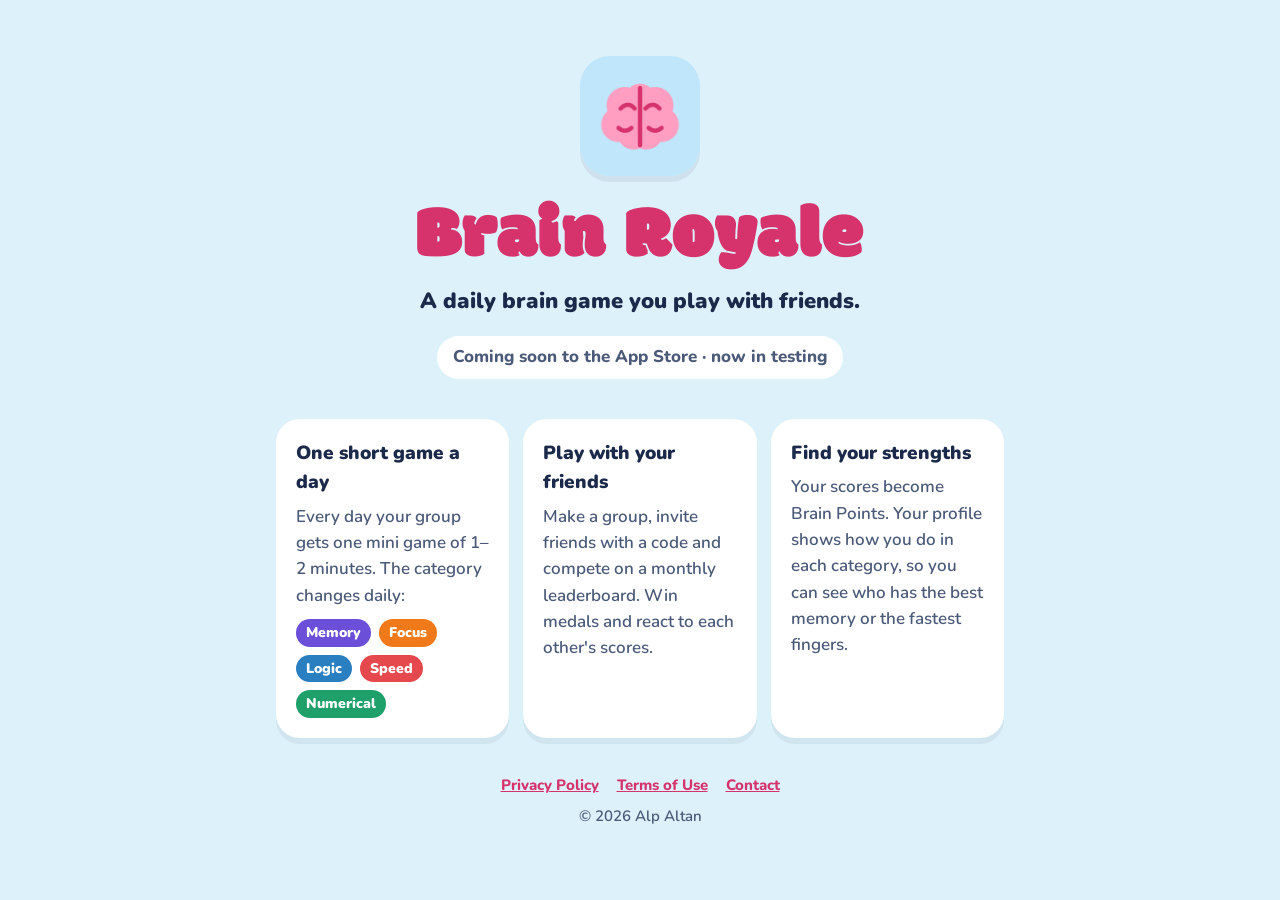
<file: index.html>
<!doctype html>
<html lang="en">
  <head>
    <meta charset="utf-8" />
    <meta name="viewport" content="width=device-width, initial-scale=1" />
    <title>Brain Royale</title>
    <meta name="description" content="Brain Royale: a daily brain game you play with friends." />
    <link rel="icon" href="icon.png" />
    <link rel="preconnect" href="https://fonts.googleapis.com" />
    <link rel="preconnect" href="https://fonts.gstatic.com" crossorigin />
    <link href="https://fonts.googleapis.com/css2?family=Modak&family=Nunito:wght@600;800;900&display=swap" rel="stylesheet" />
    <link rel="stylesheet" href="style.css" />
  </head>
  <body>
    <main>
      <section class="hero">
        <img src="icon.png" alt="Brain Royale logo: a pink brain" />
        <span class="wordmark">Brain Royale</span>
        <p class="tagline">A daily brain game you play with friends.</p>
        <span class="soon">Coming soon to the App Store · now in testing</span>
      </section>

      <section class="cards">
        <div class="card">
          <h2>One short game a day</h2>
          <p>Every day your group gets one mini game of 1–2 minutes. The category changes daily:</p>
          <div class="categories">
            <span style="background: var(--memory)">Memory</span>
            <span style="background: var(--focus)">Focus</span>
            <span style="background: var(--logic)">Logic</span>
            <span style="background: var(--speed)">Speed</span>
            <span style="background: var(--numerical)">Numerical</span>
          </div>
        </div>
        <div class="card">
          <h2>Play with your friends</h2>
          <p>Make a group, invite friends with a code and compete on a monthly leaderboard. Win medals and react to each other's scores.</p>
        </div>
        <div class="card">
          <h2>Find your strengths</h2>
          <p>Your scores become Brain Points. Your profile shows how you do in each category, so you can see who has the best memory or the fastest fingers.</p>
        </div>
      </section>

      <footer>
        <nav>
          <a href="privacy.html">Privacy Policy</a>
          <a href="terms.html">Terms of Use</a>
          <a href="mailto:alpaltan2001@gmail.com">Contact</a>
        </nav>
        © 2026 Alp Altan
      </footer>
    </main>
  </body>
</html>
</file>
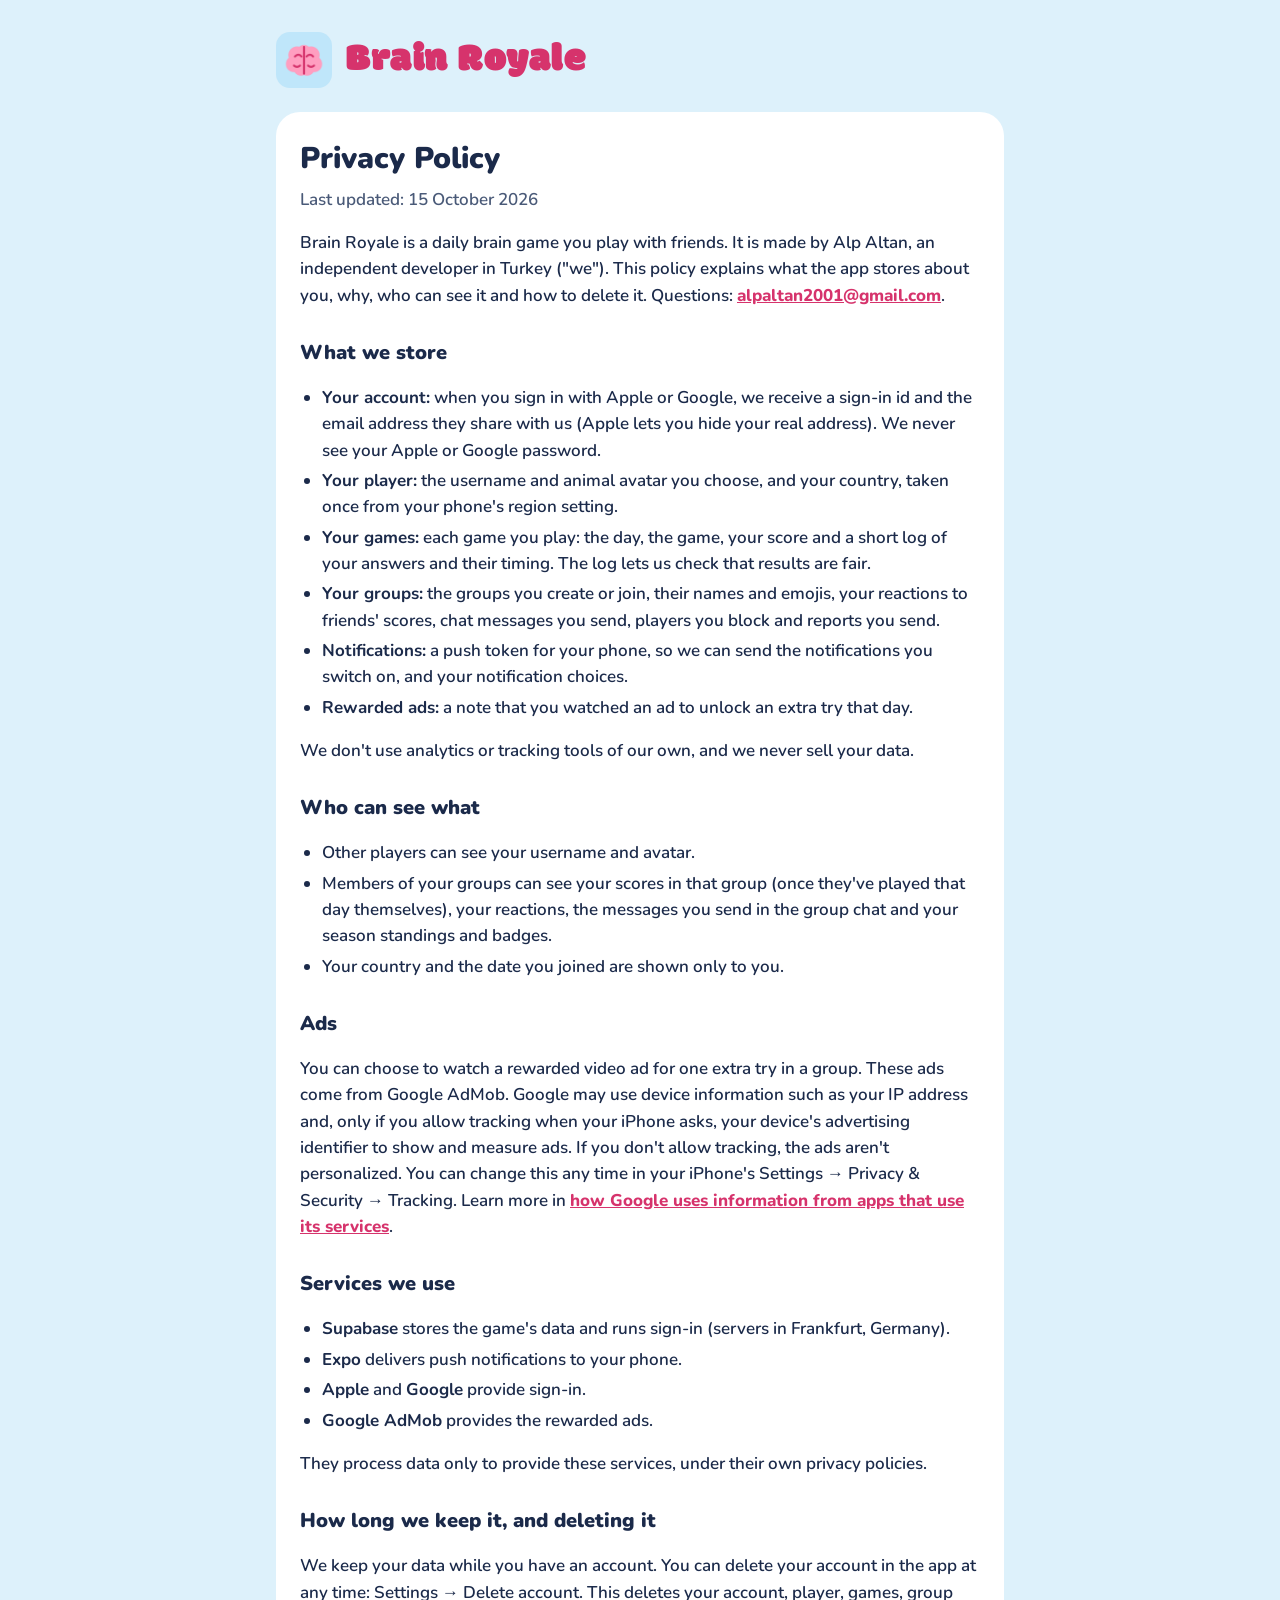
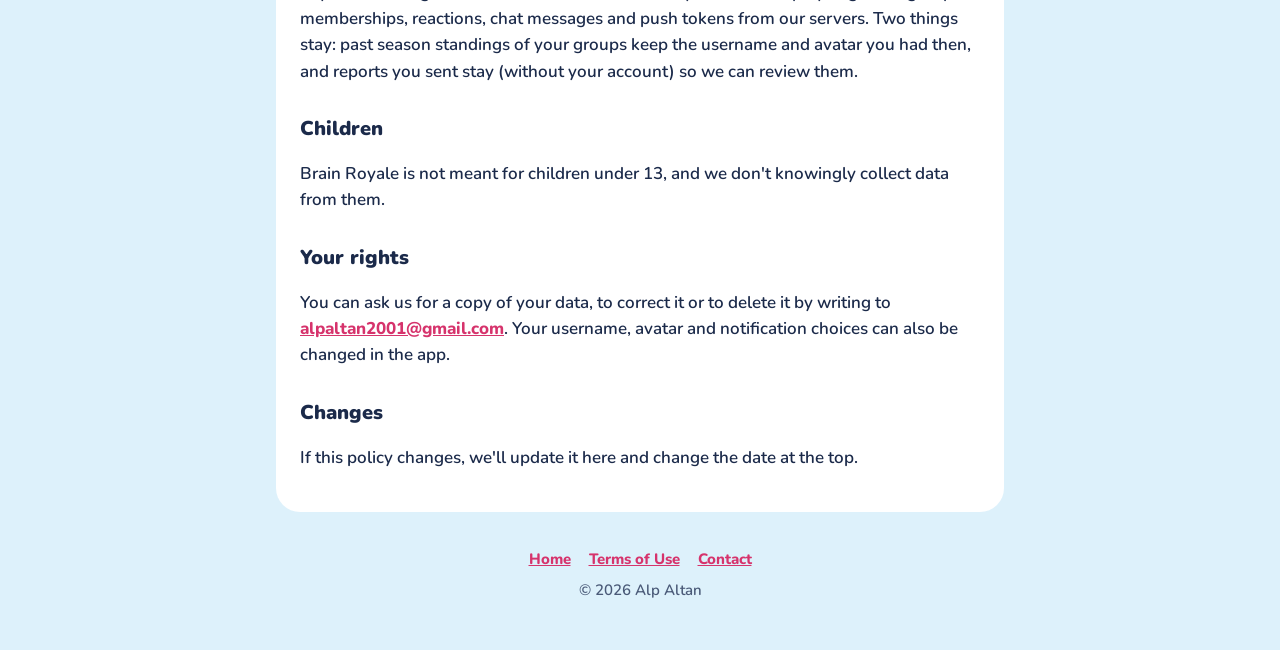
<file: privacy.html>
<!doctype html>
<html lang="en">
  <head>
    <meta charset="utf-8" />
    <meta name="viewport" content="width=device-width, initial-scale=1" />
    <title>Privacy Policy · Brain Royale</title>
    <link rel="icon" href="icon.png" />
    <link rel="preconnect" href="https://fonts.googleapis.com" />
    <link rel="preconnect" href="https://fonts.gstatic.com" crossorigin />
    <link href="https://fonts.googleapis.com/css2?family=Modak&family=Nunito:wght@600;800;900&display=swap" rel="stylesheet" />
    <link rel="stylesheet" href="style.css" />
  </head>
  <body>
    <main>
      <a class="brand" href="index.html"><img src="icon.png" alt="" /><span class="wordmark">Brain Royale</span></a>

      <article class="doc">
        <h1>Privacy Policy</h1>
        <p class="updated">Last updated: 15 October 2026</p>

        <p>
          Brain Royale is a daily brain game you play with friends. It is made by Alp Altan, an independent developer
          in Turkey ("we"). This policy explains what the app stores about you, why, who can see it and how to delete
          it. Questions: <a href="mailto:alpaltan2001@gmail.com">alpaltan2001@gmail.com</a>.
        </p>

        <h2>What we store</h2>
        <ul>
          <li>
            <b>Your account:</b> when you sign in with Apple or Google, we receive a sign-in id and the email address
            they share with us (Apple lets you hide your real address). We never see your Apple or Google password.
          </li>
          <li><b>Your player:</b> the username and animal avatar you choose, and your country, taken once from your phone's region setting.</li>
          <li>
            <b>Your games:</b> each game you play: the day, the game, your score and a short log of your answers and
            their timing. The log lets us check that results are fair.
          </li>
          <li>
            <b>Your groups:</b> the groups you create or join, their names and emojis, your reactions to friends'
            scores, chat messages you send, players you block and reports you send.
          </li>
          <li><b>Notifications:</b> a push token for your phone, so we can send the notifications you switch on, and your notification choices.</li>
          <li><b>Rewarded ads:</b> a note that you watched an ad to unlock an extra try that day.</li>
        </ul>
        <p>We don't use analytics or tracking tools of our own, and we never sell your data.</p>

        <h2>Who can see what</h2>
        <ul>
          <li>Other players can see your username and avatar.</li>
          <li>
            Members of your groups can see your scores in that group (once they've played that day themselves), your
            reactions, the messages you send in the group chat and your season standings and badges.
          </li>
          <li>Your country and the date you joined are shown only to you.</li>
        </ul>

        <h2>Ads</h2>
        <p>
          You can choose to watch a rewarded video ad for one extra try in a group. These ads come from Google AdMob.
          Google may use device information such as your IP address and, only if you allow tracking when your iPhone
          asks, your device's advertising identifier to show and measure ads. If you don't allow tracking, the ads
          aren't personalized. You can change this any time in your iPhone's Settings → Privacy &amp; Security →
          Tracking. Learn more in
          <a href="https://policies.google.com/technologies/partner-sites">how Google uses information from apps that use its services</a>.
        </p>

        <h2>Services we use</h2>
        <ul>
          <li><b>Supabase</b> stores the game's data and runs sign-in (servers in Frankfurt, Germany).</li>
          <li><b>Expo</b> delivers push notifications to your phone.</li>
          <li><b>Apple</b> and <b>Google</b> provide sign-in.</li>
          <li><b>Google AdMob</b> provides the rewarded ads.</li>
        </ul>
        <p>They process data only to provide these services, under their own privacy policies.</p>

        <h2>How long we keep it, and deleting it</h2>
        <p>
          We keep your data while you have an account. You can delete your account in the app at any time: Settings →
          Delete account. This deletes your account, player, games, group memberships, reactions, chat messages and
          push tokens from our servers. Two things stay: past season standings of your groups keep the username and
          avatar you had then, and reports you sent stay (without your account) so we can review them.
        </p>

        <h2>Children</h2>
        <p>Brain Royale is not meant for children under 13, and we don't knowingly collect data from them.</p>

        <h2>Your rights</h2>
        <p>
          You can ask us for a copy of your data, to correct it or to delete it by writing to
          <a href="mailto:alpaltan2001@gmail.com">alpaltan2001@gmail.com</a>. Your username, avatar and notification
          choices can also be changed in the app.
        </p>

        <h2>Changes</h2>
        <p>If this policy changes, we'll update it here and change the date at the top.</p>
      </article>

      <footer>
        <nav>
          <a href="index.html">Home</a>
          <a href="terms.html">Terms of Use</a>
          <a href="mailto:alpaltan2001@gmail.com">Contact</a>
        </nav>
        © 2026 Alp Altan
      </footer>
    </main>
  </body>
</html>
</file>
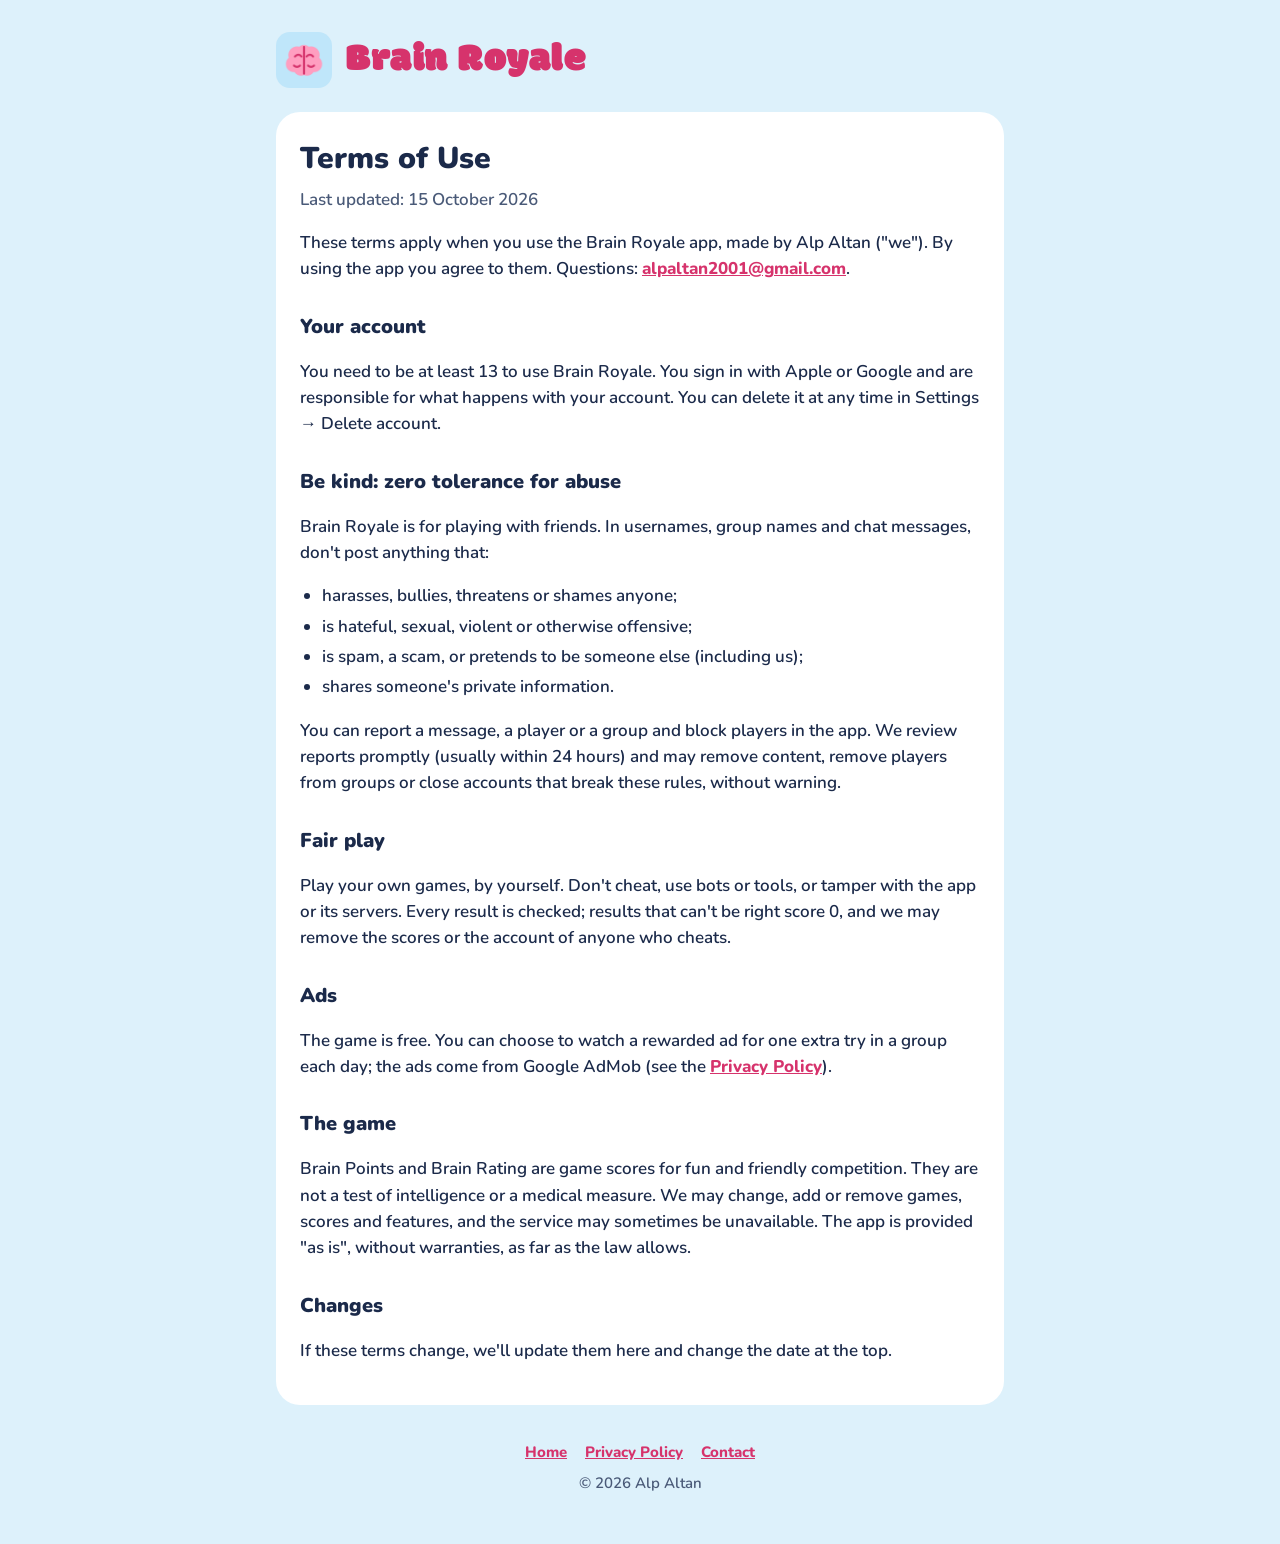
<file: terms.html>
<!doctype html>
<html lang="en">
  <head>
    <meta charset="utf-8" />
    <meta name="viewport" content="width=device-width, initial-scale=1" />
    <title>Terms of Use · Brain Royale</title>
    <link rel="icon" href="icon.png" />
    <link rel="preconnect" href="https://fonts.googleapis.com" />
    <link rel="preconnect" href="https://fonts.gstatic.com" crossorigin />
    <link href="https://fonts.googleapis.com/css2?family=Modak&family=Nunito:wght@600;800;900&display=swap" rel="stylesheet" />
    <link rel="stylesheet" href="style.css" />
  </head>
  <body>
    <main>
      <a class="brand" href="index.html"><img src="icon.png" alt="" /><span class="wordmark">Brain Royale</span></a>

      <article class="doc">
        <h1>Terms of Use</h1>
        <p class="updated">Last updated: 15 October 2026</p>

        <p>
          These terms apply when you use the Brain Royale app, made by Alp Altan ("we"). By using the app you agree to
          them. Questions: <a href="mailto:alpaltan2001@gmail.com">alpaltan2001@gmail.com</a>.
        </p>

        <h2>Your account</h2>
        <p>
          You need to be at least 13 to use Brain Royale. You sign in with Apple or Google and are responsible for what
          happens with your account. You can delete it at any time in Settings → Delete account.
        </p>

        <h2>Be kind: zero tolerance for abuse</h2>
        <p>Brain Royale is for playing with friends. In usernames, group names and chat messages, don't post anything that:</p>
        <ul>
          <li>harasses, bullies, threatens or shames anyone;</li>
          <li>is hateful, sexual, violent or otherwise offensive;</li>
          <li>is spam, a scam, or pretends to be someone else (including us);</li>
          <li>shares someone's private information.</li>
        </ul>
        <p>
          You can report a message, a player or a group and block players in the app. We review reports promptly
          (usually within 24 hours) and may remove content, remove players from groups or close accounts that break
          these rules, without warning.
        </p>

        <h2>Fair play</h2>
        <p>
          Play your own games, by yourself. Don't cheat, use bots or tools, or tamper with the app or its servers. Every
          result is checked; results that can't be right score 0, and we may remove the scores or the account of anyone
          who cheats.
        </p>

        <h2>Ads</h2>
        <p>
          The game is free. You can choose to watch a rewarded ad for one extra try in a group each day; the ads come from
          Google AdMob (see the <a href="privacy.html">Privacy Policy</a>).
        </p>

        <h2>The game</h2>
        <p>
          Brain Points and Brain Rating are game scores for fun and friendly competition. They are not a test of
          intelligence or a medical measure. We may change, add or remove games, scores and features, and the service
          may sometimes be unavailable. The app is provided "as is", without warranties, as far as the law allows.
        </p>

        <h2>Changes</h2>
        <p>If these terms change, we'll update them here and change the date at the top.</p>
      </article>

      <footer>
        <nav>
          <a href="index.html">Home</a>
          <a href="privacy.html">Privacy Policy</a>
          <a href="mailto:alpaltan2001@gmail.com">Contact</a>
        </nav>
        © 2026 Alp Altan
      </footer>
    </main>
  </body>
</html>
</file>
<file: style.css>
/* Brain Royale website: the app's colors and fonts (design doc 9.3). */
:root {
  --sky: #ddf1fb;
  --accent: #d6336c;
  --ink: #1b2a4a;
  --ink-2: #4a5a78;
  --card: #ffffff;
  --memory: #6b4fd8;
  --focus: #f07a1a;
  --logic: #2a7fc1;
  --speed: #e5484d;
  --numerical: #1fa06a;
}

* {
  box-sizing: border-box;
}

body {
  margin: 0;
  background: var(--sky);
  color: var(--ink);
  font-family: 'Nunito', -apple-system, 'Helvetica Neue', Arial, sans-serif;
  font-weight: 600;
  font-size: 17px;
  line-height: 1.55;
}

main {
  max-width: 760px;
  margin: 0 auto;
  padding: 32px 16px 48px;
}

a {
  color: var(--accent);
  font-weight: 800;
}

.brand {
  display: flex;
  align-items: center;
  gap: 14px;
  text-decoration: none;
}

.brand img {
  width: 56px;
  height: 56px;
  border-radius: 14px;
}

.wordmark {
  font-family: 'Modak', 'Nunito', sans-serif;
  font-weight: 400;
  font-size: 40px;
  line-height: 1;
  color: var(--accent);
  letter-spacing: 0.5px;
}

.hero {
  text-align: center;
  padding: 24px 0 8px;
}

.hero img {
  width: 120px;
  height: 120px;
  border-radius: 30px;
  box-shadow: 0 6px 0 rgba(27, 42, 74, 0.08);
}

.hero .wordmark {
  display: block;
  margin-top: 16px;
  font-size: clamp(48px, 13vw, 76px);
}

.tagline {
  margin: 8px 0 0;
  font-size: 22px;
  font-weight: 900;
}

.soon {
  display: inline-block;
  margin-top: 18px;
  padding: 8px 16px;
  border-radius: 999px;
  background: var(--card);
  color: var(--ink-2);
  font-weight: 800;
}

.cards {
  display: grid;
  grid-template-columns: repeat(auto-fit, minmax(210px, 1fr));
  gap: 14px;
  margin-top: 32px;
}

.card {
  padding: 20px;
  border-radius: 24px;
  background: var(--card);
  box-shadow: 0 6px 0 rgba(27, 42, 74, 0.06);
}

.card h2 {
  margin: 0 0 6px;
  font-size: 19px;
  font-weight: 900;
}

.card p {
  margin: 0;
  color: var(--ink-2);
}

.categories {
  display: flex;
  flex-wrap: wrap;
  gap: 8px;
  margin-top: 10px;
}

.categories span {
  padding: 3px 10px;
  border-radius: 999px;
  color: #fff;
  font-size: 14px;
  font-weight: 900;
}

.doc {
  margin-top: 24px;
  padding: 24px;
  border-radius: 24px;
  background: var(--card);
}

.doc h1 {
  margin: 0 0 4px;
  font-size: 30px;
  font-weight: 900;
}

.doc h2 {
  margin: 28px 0 6px;
  font-size: 20px;
  font-weight: 900;
}

.doc .updated {
  margin: 0;
  color: var(--ink-2);
}

.doc ul {
  padding-left: 22px;
}

.doc li {
  margin: 4px 0;
}

footer {
  margin-top: 36px;
  text-align: center;
  color: var(--ink-2);
  font-size: 15px;
}

footer nav {
  display: flex;
  flex-wrap: wrap;
  justify-content: center;
  gap: 18px;
  margin-bottom: 8px;
}
</file>
